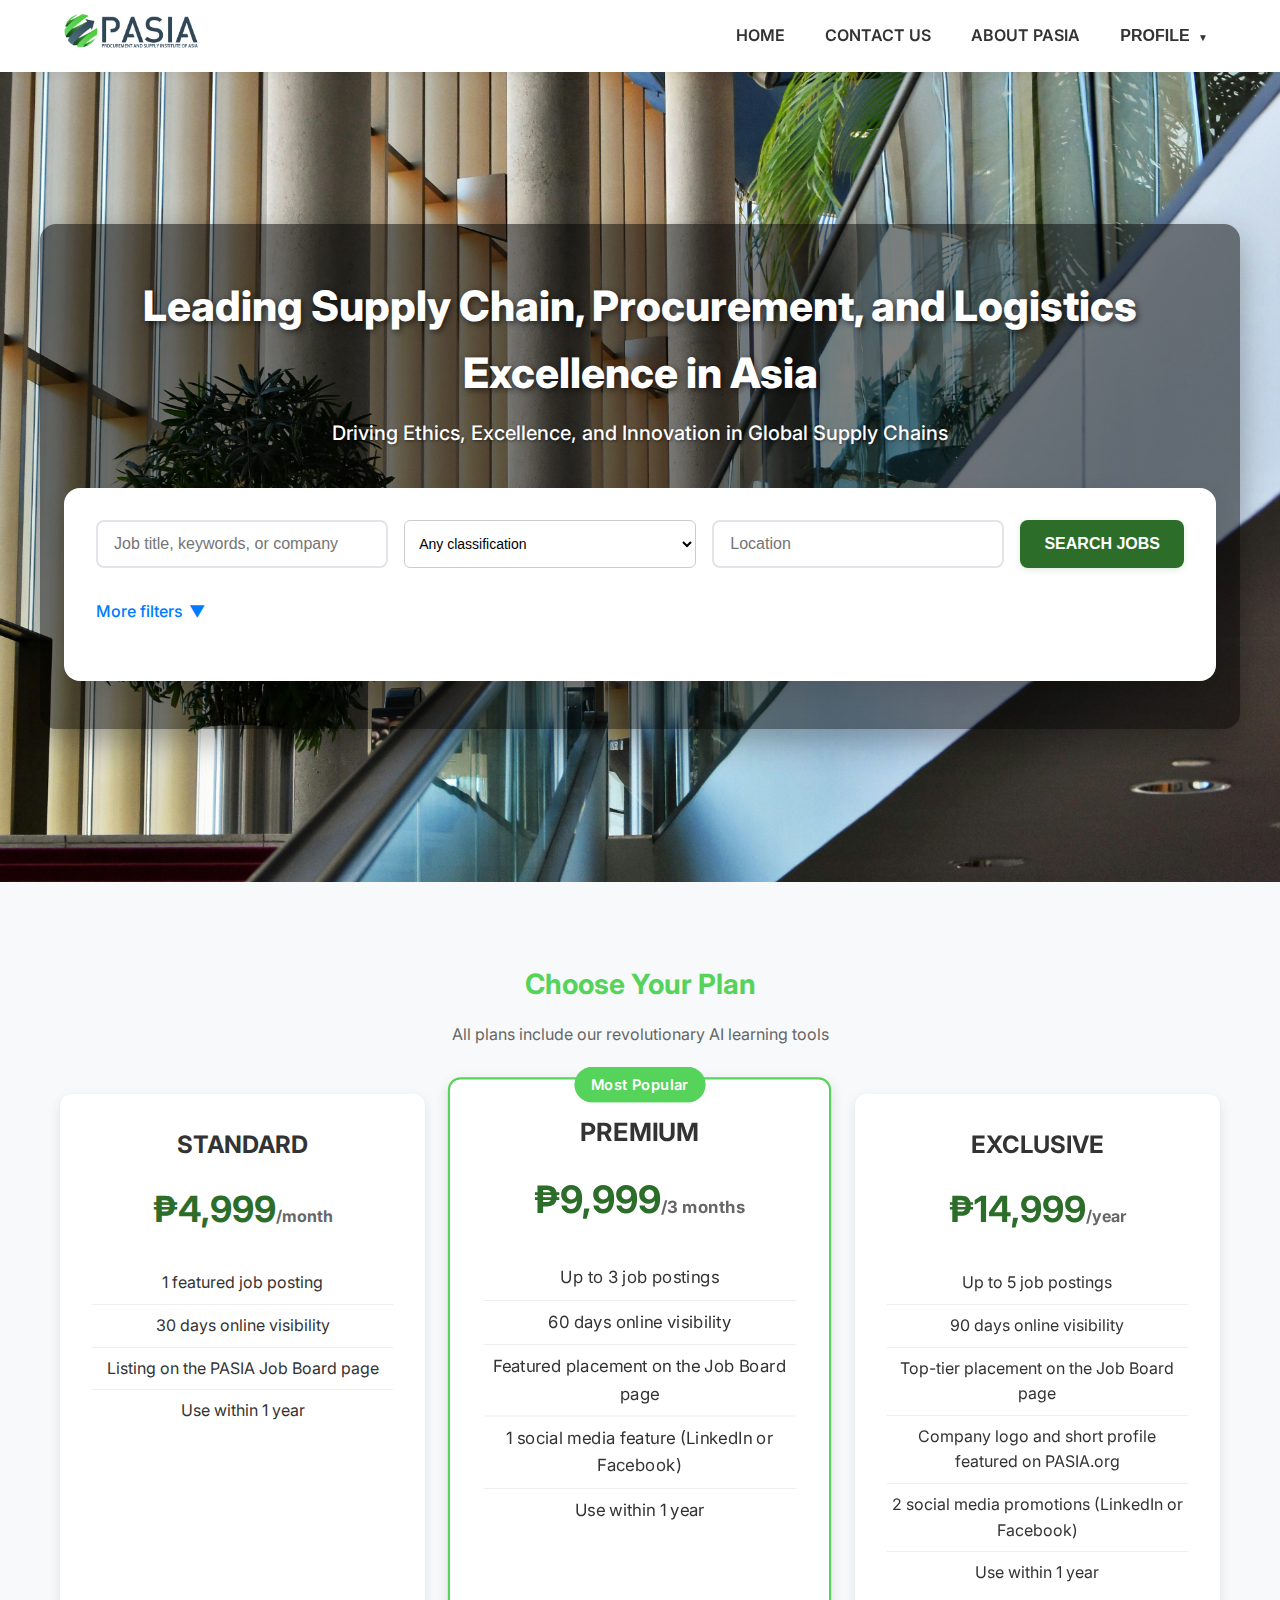
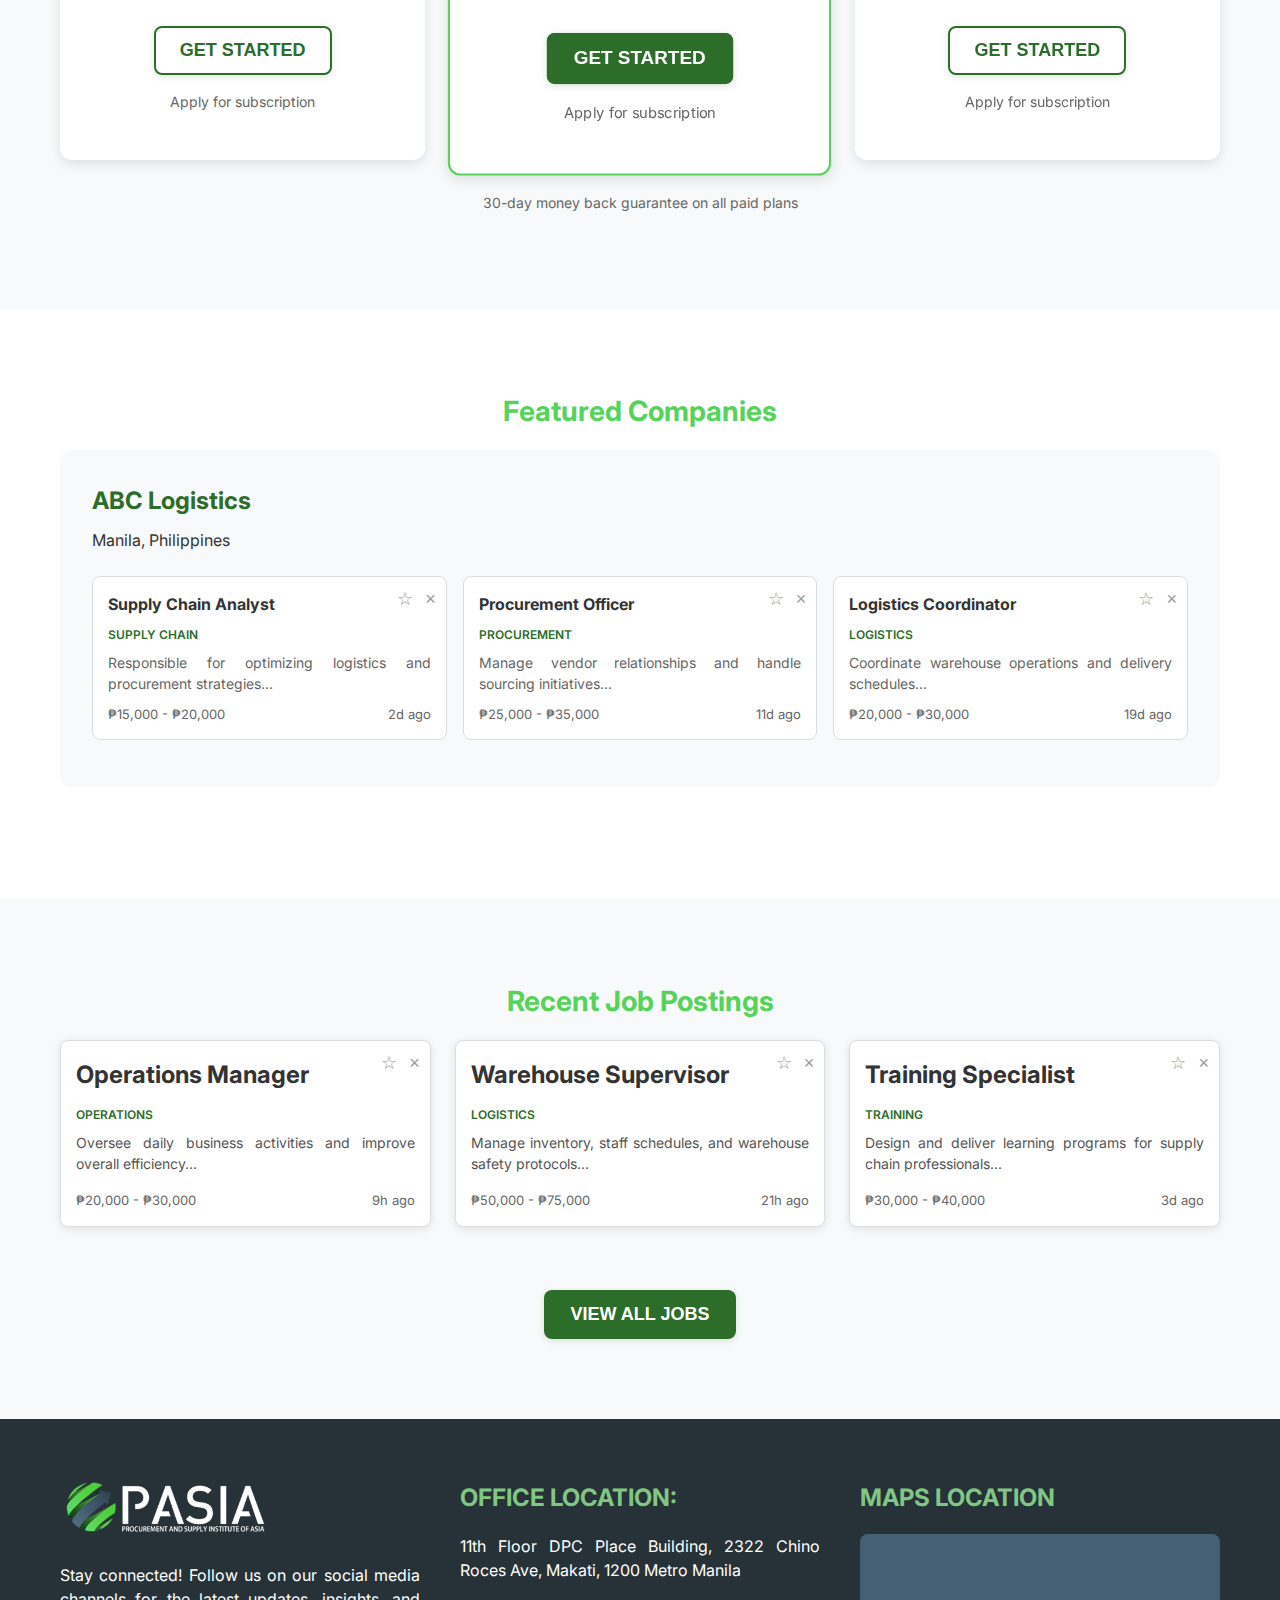
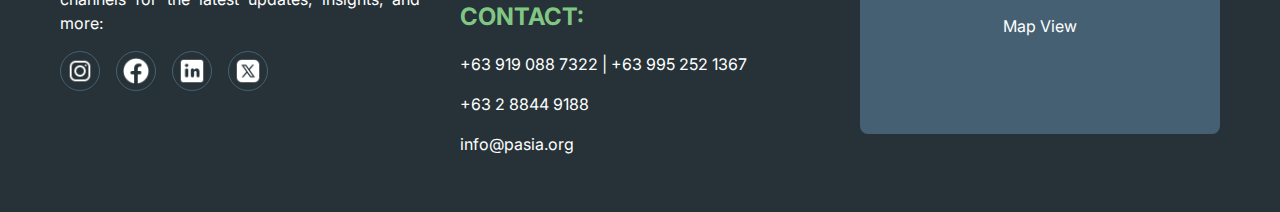
<file: templates/index.html>
<!DOCTYPE html>
<html lang="en">
<head>
  <meta charset="UTF-8" />
  <meta name="viewport" content="width=device-width, initial-scale=1.0" />
  <title>PASIA Job Board - Find Your Next Career Opportunity</title>
  <link rel="stylesheet" href="../static/css/styles.css" />
  <link rel="preconnect" href="https://fonts.googleapis.com" />
  <link rel="preconnect" href="https://fonts.gstatic.com" crossorigin />
  <link href="https://fonts.googleapis.com/css2?family=Inter:wght@400;500;600;700&display=swap" rel="stylesheet" />
</head>
<body>
  <nav class="navbar">
    <div class="nav-container">
        <div class="nav-left">
        <a href="index.html">
            <img src="../static/images/pasia-logo.png" alt="PASIA Logo" class="logo" />
        </a>
        </div>
        <div class="nav-right">
        <a href="index.html" class="nav-link">Home</a>

        <!-- <div class="dropdown">
            <button class="nav-link dropdown-toggle" aria-haspopup="true" aria-expanded="false">
            Solutions & Services
            </button>
            <div class="dropdown-menu" aria-label="submenu">
            <a href="#" class="dropdown-item">Consulting</a>
            <a href="#" class="dropdown-item">Training</a>
            <a href="#" class="dropdown-item">Services</a>
            <a href="#" class="dropdown-item">Technology</a>
            </div>
        </div> -->

        <a href="#" class="nav-link">Contact Us</a>
        <a href="#" class="nav-link">About PASIA</a>

        <div class="dropdown">
            <button class="nav-link dropdown-toggle" aria-haspopup="true" aria-expanded="false">
            Profile
            </button>
            <div class="dropdown-menu" aria-label="submenu">
            <a href="#" class="dropdown-item">Edit Profile</a>
            <a href="#" class="dropdown-item">Logout</a>
            </div>
        </div>

        </div>
    </div>
    </nav>

  <main>
    <section class="hero">
        <div class="hero-background">
            <img src="../static/images/hero-bg.jpg" alt="Office Building" class="hero-bg-image" />
        </div>
        <div class="hero-content">
            <h1 class="hero-title">Leading Supply Chain, Procurement, and Logistics Excellence in Asia</h1>
            <p class="hero-subtitle">Driving Ethics, Excellence, and Innovation in Global Supply Chains</p>

            <div class="search-container">
                <form class="job-search-form" method="GET" action="search_jobs.html">
                    <div class="search-inputs">

                        <!-- Search Bar -->
                        <input type="text" name="keyword" placeholder="Job title, keywords, or company" class="search-input" />

                        <!-- Classification -->
                        <select name="classification" class="search-select">
                            <option value="">Any classification</option>
                            <option value="Accounting">Accounting</option>
                            <option value="Administration & Office Support">Administration & Office Support</option>
                            <option value="Advertising, Arts & Media">Advertising, Arts & Media</option>
                            <option value="Banking & Financial Services">Banking & Financial Services</option>
                            <option value="Call Centre & Customer Service">Call Centre & Customer Service</option>
                            <option value="CEO & General Management">CEO & General Management</option>
                            <option value="Community Services & Development">Community Services & Development</option>
                            <option value="Construction">Construction</option>
                            <option value="Consulting & Strategy">Consulting & Strategy</option>
                            <option value="Design & Architecture">Design & Architecture</option>
                            <option value="Education & Training">Education & Training</option>
                            <option value="Engineering">Engineering</option>
                            <option value="Farming, Animals & Conservation">Farming, Animals & Conservation</option>
                            <option value="Government & Defense">Government & Defense</option>
                            <option value="Healthcare & Medical">Healthcare & Medical</option>
                            <option value="Hospitality & Tourism">Hospitality & Tourism</option>
                            <option value="Human Resources & Recruitment">Human Resources & Recruitment</option>
                            <option value="Information & Communication Technology">Information & Communication Technology</option>
                            <option value="Insurance & Superannuation">Insurance & Superannuation</option>
                            <option value="Legal">Legal</option>
                            <option value="Manufacturing, Transport & Logistics">Manufacturing, Transport & Logistics</option>
                            <option value="Marketing & Communications">Marketing & Communications</option>
                            <option value="Mining, Resources & Energy">Mining, Resources & Energy</option>
                            <option value="Real Estate & Property">Real Estate & Property</option>
                            <option value="Retail & Consumer Products">Retail & Consumer Products</option>
                            <option value="Sales">Sales</option>
                            <option value="Science & Technology">Science & Technology</option>
                            <option value="Self Employment">Self Employment</option>
                            <option value="Sport & Recreation">Sport & Recreation</option>
                            <option value="Trades & Services">Trades & Services</option>
                        </select>

                        <!-- Location -->
                        <input type="text" name="location" placeholder="Location" class="search-input" />

                        <!-- Search Button -->
                        <button type="submit" class="search-btn inline-search-btn">Search Jobs</button>

                        <!-- Toggle More Filters -->
                        <div id="toggle-filters" class="toggle-link" tabindex="0" role="button" aria-expanded="false">
                            <span class="toggle-text">More filters</span>
                            <span class="toggle-arrow">&#x25BC;</span> <!-- Downward arrow -->
                        </div>

                        <!-- Filter Dropdown -->
                        <div class="search-filters-wrapper">
                            <div class="search-filters">
                                <div class="filter-group">
                                    <label for="work_type">Work Type:</label>
                                    <select name="work_type" class="search-select">
                                        <option value="full-time">Full-time</option>
                                        <option value="part-time">Part-time</option>
                                        <option value="internship">Internship</option>
                                        <option value="freelance">Freelance</option>
                                    </select>
                                </div>

                                <div class="filter-group">
                                    <label for="date_posted">Posted:</label>
                                    <select name="date_posted" class="search-select">
                                        <option value="">Any time</option>
                                        <option value="today">Today</option>
                                        <option value="week">This week</option>
                                        <option value="month">This month</option>
                                    </select>
                                </div>

                                <div class="filter-group">
                                    <label for="salary_range">Salary Range:</label>
                                    <select name="salary_range" class="search-select">
                                        <option value="">Any salary</option>
                                        <option value="0-30000">₱0 - ₱30,000</option>
                                        <option value="30000-60000">₱30,000 - ₱60,000</option>
                                        <option value="60000-100000">₱60,000 - ₱100,000</option>
                                        <option value="100000+">₱100,000+</option>
                                    </select>
                                </div>
                            </div>
                        </div>
                     
                    </div>
                </form>                
            </div>
        </div>
    </section>

    <section class="services-section">
      <div class="container">
        <h2 class="section-title">Choose Your Plan</h2>
        <p class="section-subtitle">All plans include our revolutionary AI learning tools</p>

        <div class="pricing-cards">
          <div class="pricing-card">
            <h3>STANDARD</h3>
            <div class="price">₱4,999<span>/month</span></div>
            <ul class="features">
              <li>1 featured job posting</li>
              <li>30 days online visibility</li>
              <li>Listing on the PASIA Job Board page</li>
              <li>Use within 1 year</li>
            </ul>
            <div class="gs-button">
            <button class="btn btn-outline">Get Started</button>
            </div>
            <p class="apply-text">Apply for subscription</p>
          </div>

          <div class="pricing-card featured">
            <div class="popular-badge">Most Popular</div>
            <h3>PREMIUM</h3>
            <div class="price">₱9,999<span>/3 months</span></div>
            <ul class="features">
              <li>Up to 3 job postings</li>
              <li>60 days online visibility</li>
              <li>Featured placement on the Job Board page</li>
              <li>1 social media feature (LinkedIn or Facebook)</li>
              <li>Use within 1 year</li>
            </ul>
            <div class="gs-button">
                <button class="btn btn-primary">Get Started</button>
            </div>
            <p class="apply-text">Apply for subscription</p>
          </div>

          <div class="pricing-card">
            <h3>EXCLUSIVE</h3>
            <div class="price">₱14,999<span>/year</span></div>
            <ul class="features">
              <li>Up to 5 job postings</li>
              <li>90 days online visibility</li>
              <li>Top-tier placement on the Job Board page</li>
              <li>Company logo and short profile featured on PASIA.org</li>
              <li>2 social media promotions (LinkedIn or Facebook)</li>
              <li>Use within 1 year</li>
            </ul>
            <div class="gs-button">
                <button class="btn btn-outline">Get Started</button>
            </div>
            <p class="apply-text">Apply for subscription</p>
          </div>
        </div>

        <p class="guarantee-text">30-day money back guarantee on all paid plans</p>
      </div>
    </section>

    <section class="featured-companies">
      <div class="container">
        <h2 class="section-title">Featured Companies</h2>

        <!-- Static example company card -->
        <div class="company-showcase">
          <div class="company-header">
            <h3>ABC Logistics</h3>
            <p>Manila, Philippines</p>
          </div>
          <div class="company-jobs">
            <div class="job-card-mini">
                <div class="job-card-actions">
                    <button class="save-btn" title="Save">&#9734;</button> <!-- Bookmark icon (☆) -->
                    <button class="hide-btn" title="Hide">&times;</button> <!-- X icon -->
                </div>
                <h4>Supply Chain Analyst</h4>
                <p class="job-category">Supply Chain</p>
                <p class="job-description">Responsible for optimizing logistics and procurement strategies...</p>
                <div class="job-meta">
                    <span class="job-salary">₱15,000 - ₱20,000</span>
                    <span class="job-posted">2d ago</span>
                </div>
            </div>
            <div class="job-card-mini">
                <div class="job-card-actions">
                    <button class="save-btn" title="Save">&#9734;</button> <!-- Bookmark icon (☆) -->
                    <button class="hide-btn" title="Hide">&times;</button> <!-- X icon -->
                </div>
                <h4>Procurement Officer</h4>
                <p class="job-category">Procurement</p>
                <p class="job-description">Manage vendor relationships and handle sourcing initiatives...</p>
                <div class="job-meta">
                    <span class="job-salary">₱25,000 - ₱35,000</span>
                    <span class="job-posted">11d ago</span>
                </div>
            </div>
            <div class="job-card-mini">
                <div class="job-card-actions">
                    <button class="save-btn" title="Save">&#9734;</button> <!-- Bookmark icon (☆) -->
                    <button class="hide-btn" title="Hide">&times;</button> <!-- X icon -->
                </div>
                <h4>Logistics Coordinator</h4>
                <p class="job-category">Logistics</p>
                <p class="job-description">Coordinate warehouse operations and delivery schedules...</p>
                <div class="job-meta">
                    <span class="job-salary">₱20,000 - ₱30,000</span>
                    <span class="job-posted">19d ago</span>
                </div>
            </div>
          </div>
        </div>
      </div>
    </section>

    <section class="recent-jobs">
      <div class="container">
        <h2 class="section-title">Recent Job Postings</h2>
        <div class="job-grid">
          <div class="job-card">
            <div class="job-card-actions">
                <button class="save-btn" title="Save">&#9734;</button> <!-- Bookmark icon (☆) -->
                <button class="hide-btn" title="Hide">&times;</button> <!-- X icon -->
            </div>
            <h3>Operations Manager</h3>
            <p class="job-category">Operations</p>
            <p class="job-description">Oversee daily business activities and improve overall efficiency...</p>
            <div class="job-meta">
                <span class="job-salary">₱20,000 - ₱30,000</span>
                <span class="job-posted">9h ago</span>
            </div>
          </div>
          <div class="job-card">
            <div class="job-card-actions">
                <button class="save-btn" title="Save">&#9734;</button> <!-- Bookmark icon (☆) -->
                <button class="hide-btn" title="Hide">&times;</button> <!-- X icon -->
            </div>
            <h3>Warehouse Supervisor</h3>
            <p class="job-category">Logistics</p>
            <p class="job-description">Manage inventory, staff schedules, and warehouse safety protocols...</p>
            <div class="job-meta">
                <span class="job-salary">₱50,000 - ₱75,000</span>
                <span class="job-posted">21h ago</span>
            </div>
          </div>
          <div class="job-card">
            <div class="job-card-actions">
                <button class="save-btn" title="Save">&#9734;</button> <!-- Bookmark icon (☆) -->
                <button class="hide-btn" title="Hide">&times;</button> <!-- X icon -->
            </div>
            <h3>Training Specialist</h3>
            <p class="job-category">Training</p>
            <p class="job-description">Design and deliver learning programs for supply chain professionals...</p>
            <div class="job-meta">
                <span class="job-salary">₱30,000 - ₱40,000</span>
                <span class="job-posted">3d ago</span>
            </div>
          </div>
        </div>
        <div class="text-center">
          <button class="btn btn-primary" onclick="window.location.href='all_jobs.html'">View All Jobs</button>
        </div>
      </div>
    </section>
  </main>

  <footer class="footer">
    <div class="footer-container">
      <div class="footer-content">
        <div class="footer-section">
          <img src="../static/images/pasia-white.png" alt="PASIA" class="footer-logo" />
          <p>Stay connected! Follow us on our social media channels for the latest updates, insights, and more:</p>
          <div class="social-links">
            <a href="#" class="social-link"><img src="../static/images/instagram.png"></a>
            <a href="#" class="social-link"><img src="../static/images/facebook.png"></a>
            <a href="#" class="social-link"><img src="../static/images/linkedin.png"></a>
            <a href="#" class="social-link"><img src="../static/images/twitter.png"></a>
          </div>
        </div>
        <div class="footer-section">
          <h3>OFFICE LOCATION:</h3>
          <p>11th Floor DPC Place Building, 2322 Chino Roces Ave, Makati, 1200 Metro Manila</p>
          <h3>CONTACT:</h3>
          <p>+63 919 088 7322 | +63 995 252 1367</p>
          <p>+63 2 8844 9188</p>
          <p>info@pasia.org</p>
        </div>
        <div class="footer-section">
          <h3>MAPS LOCATION</h3>
          <div class="map-placeholder">
            <p>Map View</p>
          </div>
        </div>
      </div>
    </div>
  </footer>

  <script src="../static/js/scripts.js"></script>
</body>
</html>
</file>
<file: static/css/styles.css>
/* Reset and Base Styles */
* {
  margin: 0;
  padding: 0;
  box-sizing: border-box;
}

body {
  font-family: "Inter", Arial, sans-serif;
  line-height: 1.6;
  color: #333;
  background-color: #fff;
}

.container {
  max-width: 1200px;
  margin: 0 auto;
  padding: 0 20px;
}

/* Typography */
h1 {
  font-size: 32px;
  font-weight: 700;
  margin-bottom: 16px;
}

h2 {
  font-size: 28px;
  font-weight: 700;
  margin-bottom: 16px;
}

h3 {
  font-size: 24px;
  font-weight: 700;
  margin-bottom: 12px;
}

.subheading {
  font-size: 20px;
  font-weight: 500;
  font-style: italic;
  margin-bottom: 12px;
}

p {
  font-size: 16px;
  line-height: 1.5;
  margin-bottom: 16px;
  text-align: justify;
}

a {
  color: #007bff;
  text-decoration: underline;
  font-size: 16px;
}

a:hover {
  color: #0056b3;
}

/* Navigation */
.navbar {
  background: #fff;
  box-shadow: 0 2px 4px rgba(0, 0, 0, 0.1);
  position: sticky;
  top: 0;
  z-index: 1000;
}

.nav-container {
  display: flex;
  justify-content: space-between;
  align-items: center;
  padding: 12px 20px;
  max-width: 1200px;
  margin: 0 auto;
  flex-wrap: wrap;
}

.logo {
  height: 40px;
  width: auto;
}

.nav-right {
  display: flex;
  align-items: center;
  gap: 16px;
  flex-wrap: wrap;
}

.nav-link,
.dropdown-toggle {
  font-size: 16px;
  font-weight: 600;
  text-transform: uppercase;
  text-decoration: none;
  color: #333;
  padding: 8px 12px;
  background: none;
  border: none;
  cursor: pointer;
  transition: color 0.3s ease;
}

.nav-link:hover,
.dropdown-toggle:hover {
  color: #2d6d2a;
}

.dropdown {
  position: relative;
}

.dropdown-toggle::after {
  content: " ▼";
  font-size: 10px;
  margin-left: 4px;
}

.dropdown-menu {
  position: absolute;
  top: 100%;
  left: 0;
  background: #fff;
  box-shadow: 0 4px 8px rgba(0, 0, 0, 0.1);
  border-radius: 4px;
  min-width: 200px;
  opacity: 0;
  visibility: hidden;
  transform: translateY(-10px);
  transition: all 0.3s ease;
  z-index: 999;
}

.dropdown:hover .dropdown-menu {
  opacity: 1;
  visibility: visible;
  transform: translateY(0);
}

.dropdown-item {
  display: block;
  padding: 12px 16px;
  color: #333;
  text-decoration: none;
  font-size: 14px;
  font-weight: 400;
}

.dropdown-item:hover {
  background: #f8f9fa;
  color: #2d6d2a;
}

/* Hero Section */
.hero {
  position: relative;
  min-height: 90vh;
  display: flex;
  align-items: center;
  justify-content: center;
  overflow: hidden;
  padding: 40px 20px;
}

.hero-background {
  position: absolute;
  top: 0;
  left: 0;
  width: 100%;
  height: 100%;
  z-index: -1;
}

.hero-bg-image {
  width: 100%;
  height: 100%;
  object-fit: cover;
}

.hero-content {
  text-align: center;
  color: #fff;
  max-width: 1200px;
  padding: 48px 24px;
  background: rgba(0, 0, 0, 0.5);
  border-radius: 16px;
  box-shadow: 0 12px 32px rgba(0, 0, 0, 0.3);
}

.hero-title {
  font-size: 42px;
  font-weight: 800;
  margin-bottom: 12px;
  text-shadow: 2px 2px 6px rgba(0, 0, 0, 0.6);
}

.hero-subtitle {
  font-size: 20px;
  font-weight: 500;
  text-align: center;
  margin-bottom: 36px;
  text-shadow: 1px 1px 3px rgba(0, 0, 0, 0.5);
}

/* Search Container */
.search-container {
  background: #fff;
  padding: 32px;
  border-radius: 16px;
  box-shadow: 0 12px 24px rgba(0, 0, 0, 0.1);
  margin-top: 40px;
  text-align: left;
}

.job-search-form {
  margin-bottom: 24px;
}

.search-inputs {
  display: flex;
  flex-wrap: wrap;
  gap: 16px;
  margin-bottom: 20px;
}

.search-input,
.search-select {
  flex: 1 1 25%;
  padding: 12px 16px;
  border: 2px solid #e1e5e9;
  border-radius: 8px;
  font-size: 16px;
  transition: border-color 0.3s ease;
  min-width: 200px;
}

.search-input:focus,
.search-select:focus {
  outline: none;
  border-color: #2d6d2a;
}

.search-button-wrapper {
  display: flex;
  justify-content: center;
}

.search-btn {
  background: #2d6d2a;
  color: #fff;
  border: none;
  padding: 14px 32px;
  border-radius: 8px;
  font-size: 16px;
  font-weight: 700;
  text-transform: uppercase;
  cursor: pointer;
  transition: background-color 0.3s ease;
}

.search-btn:hover {
  background: #1e4a1c;
}

.inline-search-btn {
  flex: 0 0 auto; /* prevent it from stretching */
  padding: 12px 24px;
  height: 48px;
  align-self: stretch;
  border-radius: 8px;
  background-color: #2d6d2a;
  color: #fff;
  font-weight: bold;
  border: none;
  cursor: pointer;
  transition: background-color 0.3s ease;
  white-space: nowrap;
}

.inline-search-btn:hover {
  background-color: #1e4a1c;
}

/* Filters */
.search-filters {
  display: flex;
  flex-wrap: wrap;
  justify-content: flex-end;
  gap: 24px;
  margin-top: 20px;
}

.filter-group {
  display: flex;
  flex-direction: column;
  gap: 8px;
  flex: 1 1 200px;
}

.filter-group label {
  font-weight: 600;
  color: #333;
}

.filter-group input[type="checkbox"] {
  margin-right: 6px;
}

/* Responsive Design */
@media (max-width: 768px) {
  .hero-title {
    font-size: 32px;
  }

  .hero-subtitle {
    font-size: 18px;
  }

  .search-inputs {
    flex-direction: column;
  }

  .search-button-wrapper {
    justify-content: center;
  }

  .search-btn {
    width: 100%;
  }

  .filter-group {
    flex: 1 1 100%;
  }
}

/* Buttons */
.btn {
  display: inline-block;
  padding: 12px 24px;
  border-radius: 8px;
  font-size: 18px;
  font-weight: 700;
  text-transform: uppercase;
  text-decoration: none;
  text-align: center;
  cursor: pointer;
  transition: all 0.3s ease;
  border: 2px solid transparent;
}

.btn-primary {
  background: #2d6d2a;
  color: #fff;
}

.btn-primary:hover {
  background: #1e4a1c;
  transform: translateY(-2px);
}

.btn-outline {
  background: transparent;
  color: #2d6d2a;
  border-color: #2d6d2a;
}

.btn-outline:hover {
  background: #2d6d2a;
  color: #fff;
  transform: translateY(-2px);
}

.btn-large {
  padding: 16px 32px;
  font-size: 20px;
}

.btn-small {
  padding: 8px 16px;
  font-size: 14px;
}

.btn-full {
  width: 100%;
}

/* Services/Pricing Section */
.services-section {
  padding: 80px 0;
  background: #f8f9fa;
}

.section-title {
  text-align: center;
  color: #56d35a;
  margin-bottom: 16px;
}

.section-subtitle {
  text-align: center;
  color: #666;
  margin-bottom: 48px;
}

/* Layout container for all cards */
.pricing-cards {
  display: grid;
  grid-template-columns: repeat(auto-fit, minmax(300px, 1fr));
  gap: 32px;
  margin-bottom: 32px;
}

/* Individual card */
.pricing-card {
  background: #fff;
  border-radius: 12px;
  padding: 32px;
  text-align: center;
  box-shadow: 0 4px 12px rgba(0, 0, 0, 0.1);
  position: relative;
  transition: transform 0.3s ease;

  display: flex;
  flex-direction: column; /* makes the "Get Started" part push to bottom */
}

/* Ensure "Get Started" section stays at the bottom */
.gs-button {
  margin-top: auto;
  display: flex;
  flex-direction: column;
  align-items: center;
  gap: 8px;
}

/* Optional hover styling */
.pricing-card:hover {
  transform: translateY(-4px);
}

.pricing-card.featured {
  border: 2px solid #56d35a;
  transform: scale(1.05);
}

.popular-badge {
  position: absolute;
  top: -12px;
  left: 50%;
  transform: translateX(-50%);
  background: #56d35a;
  color: #fff;
  padding: 6px 16px;
  border-radius: 20px;
  font-size: 14px;
  font-weight: 600;
}

.pricing-card h3 {
  font-size: 24px;
  margin-bottom: 16px;
}

.price {
  font-size: 36px;
  font-weight: 700;
  color: #2d6d2a;
  margin-bottom: 24px;
}

.price span {
  font-size: 16px;
  color: #666;
}

.features {
  list-style: none;
  margin-bottom: 32px;
}

.features li {
  padding: 8px 0;
  border-bottom: 1px solid #eee;
}

.features li:last-child {
  border-bottom: none;
}

.apply-text {
  font-size: 14px;
  color: #666;
  margin-top: 16px;
  text-align: center;
}

.guarantee-text {
  text-align: center;
  color: #666;
  font-size: 14px;
}

/* Job Cards */
.job-grid {
  display: grid;
  grid-template-columns: repeat(auto-fill, minmax(350px, 1fr));
  gap: 24px;
  margin-bottom: 48px;
}

.job-card {
  background: #fff;
  border-radius: 12px;
  padding: 24px;
  box-shadow: 0 2px 8px rgba(0, 0, 0, 0.1);
  cursor: pointer;
  transition: all 0.3s ease;
  border: 1px solid #e1e5e9;
}

.job-card:hover {
  transform: translateY(-4px);
  box-shadow: 0 8px 24px rgba(0, 0, 0, 0.15);
}

.job-card-header {
  display: flex;
  justify-content: space-between;
  align-items: flex-start;
  margin-bottom: 16px;
}

.job-title {
  font-size: 20px;
  font-weight: 600;
  color: #333;
  margin-bottom: 8px;
}

.job-badges {
  display: flex;
  gap: 8px;
  flex-wrap: wrap;
}

.badge {
  padding: 4px 12px;
  border-radius: 20px;
  font-size: 12px;
  font-weight: 600;
  text-transform: uppercase;
}

.badge-work-type {
  background: #e3f2fd;
  color: #1976d2;
}

.badge-category {
  background: #f3e5f5;
  color: #7b1fa2;
}

.badge-remote {
  background: #e8f5e8;
  color: #2e7d32;
}

.company-name {
  font-size: 18px;
  font-weight: 600;
  color: #2d6d2a;
  margin-bottom: 4px;
}

.job-location {
  color: #666;
  font-size: 14px;
  margin-bottom: 12px;
}

.job-description {
  color: #555;
  font-size: 14px;
  line-height: 1.5;
  margin-bottom: 16px;
}

.salary-range {
  font-weight: 600;
  color: #2d6d2a;
  margin-bottom: 16px;
}

.job-card-footer {
  display: flex;
  justify-content: space-between;
  align-items: center;
  padding-top: 16px;
  border-top: 1px solid #eee;
}

.posted-time {
  color: #666;
  font-size: 12px;
}

.featured-tag {
  background: #ff9800;
  color: #fff;
  padding: 4px 8px;
  border-radius: 4px;
  font-size: 10px;
  font-weight: 600;
  text-transform: uppercase;
}

/* Job Detail Page */
.job-detail-container {
  max-width: 1000px;
  margin: 0 auto;
  padding: 40px 20px;
}

.job-detail-header {
  display: flex;
  justify-content: space-between;
  align-items: flex-start;
  margin-bottom: 40px;
  padding-bottom: 24px;
  border-bottom: 2px solid #eee;
}

.job-header-content .job-title {
  font-size: 36px;
  margin-bottom: 16px;
}

.job-meta .company-name {
  font-size: 24px;
  margin-bottom: 8px;
}

.job-actions {
  display: flex;
  gap: 16px;
}

.job-detail-content {
  display: grid;
  grid-template-columns: 2fr 1fr;
  gap: 40px;
}

.job-section {
  margin-bottom: 32px;
}

.job-section h3 {
  color: #2d6d2a;
  border-bottom: 2px solid #56d35a;
  padding-bottom: 8px;
  margin-bottom: 16px;
}

.job-info-card,
.company-info-card {
  background: #f8f9fa;
  padding: 24px;
  border-radius: 12px;
  margin-bottom: 24px;
}

.job-info-item {
  display: flex;
  justify-content: space-between;
  padding: 8px 0;
  border-bottom: 1px solid #dee2e6;
}

.job-info-item:last-child {
  border-bottom: none;
}

.company-logo {
  max-width: 100px;
  height: auto;
  margin-bottom: 16px;
}

.company-website {
  display: inline-block;
  margin-top: 16px;
}

/* Forms */
.form-group {
  margin-bottom: 24px;
}

.form-row {
  display: grid;
  grid-template-columns: 1fr 1fr;
  gap: 16px;
}

.form-group label {
  display: block;
  font-weight: 600;
  margin-bottom: 8px;
  color: #333;
}

.form-input,
.form-select,
.form-textarea {
  width: 100%;
  padding: 12px 16px;
  border: 2px solid #e1e5e9;
  border-radius: 8px;
  font-size: 16px;
  font-family: inherit;
  transition: border-color 0.3s ease;
}

.form-input:focus,
.form-select:focus,
.form-textarea:focus {
  outline: none;
  border-color: #2d6d2a;
}

.form-textarea {
  resize: vertical;
  min-height: 120px;
}

.form-help {
  display: block;
  font-size: 14px;
  color: #666;
  margin-top: 4px;
}

/* Authentication Pages */
.auth-container {
  min-height: 80vh;
  display: flex;
  align-items: center;
  justify-content: center;
  padding: 40px 20px;
  background: #f8f9fa;
}

.auth-card {
  background: #fff;
  padding: 48px;
  border-radius: 12px;
  box-shadow: 0 8px 24px rgba(0, 0, 0, 0.1);
  width: 100%;
  max-width: 480px;
}

.auth-header {
  text-align: center;
  margin-bottom: 32px;
}

.auth-header h1 {
  color: #2d6d2a;
  margin-bottom: 8px;
}

.auth-header p {
  color: #666;
  margin-bottom: 0;
}

.auth-form {
  margin-bottom: 32px;
}

.form-options {
  display: flex;
  justify-content: space-between;
  align-items: center;
  margin-bottom: 24px;
}

.checkbox-label {
  display: flex;
  align-items: center;
  cursor: pointer;
  font-size: 14px;
}

.checkbox-label input[type="checkbox"] {
  margin-right: 8px;
}

.forgot-link {
  font-size: 14px;
  color: #2d6d2a;
}

.auth-divider {
  text-align: center;
  margin: 24px 0;
  position: relative;
}

.auth-divider::before {
  content: "";
  position: absolute;
  top: 50%;
  left: 0;
  right: 0;
  height: 1px;
  background: #e1e5e9;
}

.auth-divider span {
  background: #fff;
  padding: 0 16px;
  color: #666;
  font-size: 14px;
}

.social-auth {
  display: flex;
  flex-direction: column;
  gap: 12px;
  margin-bottom: 24px;
}

.btn-social {
  display: flex;
  align-items: center;
  justify-content: center;
  gap: 12px;
  padding: 12px 16px;
  border: 2px solid #e1e5e9;
  background: #fff;
  color: #333;
  text-transform: none;
  font-weight: 500;
  opacity: 0.6;
  cursor: not-allowed;
}

.btn-social small {
  font-size: 12px;
  color: #666;
}

.auth-footer {
  text-align: center;
}

.auth-footer p {
  margin: 0;
  font-size: 14px;
  color: #666;
}

.auth-footer a {
  color: #2d6d2a;
  font-weight: 600;
}

/* Profile Page */
.profile-container {
  max-width: 1000px;
  margin: 0 auto;
  padding: 40px 20px;
}

.profile-header {
  display: flex;
  align-items: center;
  gap: 24px;
  margin-bottom: 40px;
  padding-bottom: 24px;
  border-bottom: 2px solid #eee;
}

.profile-avatar {
  flex-shrink: 0;
}

.avatar-image {
  width: 120px;
  height: 120px;
  border-radius: 50%;
  object-fit: cover;
}

.avatar-placeholder {
  width: 120px;
  height: 120px;
  border-radius: 50%;
  background: #2d6d2a;
  color: #fff;
  display: flex;
  align-items: center;
  justify-content: center;
  font-size: 36px;
  font-weight: 700;
}

.profile-info {
  flex-grow: 1;
}

.profile-info h1 {
  margin-bottom: 8px;
}

.profile-title {
  font-size: 18px;
  font-weight: 600;
  color: #2d6d2a;
  margin-bottom: 4px;
}

.profile-location {
  color: #666;
  margin-bottom: 0;
}

.profile-actions {
  display: flex;
  gap: 12px;
}

.profile-content {
  display: grid;
  grid-template-columns: 2fr 1fr;
  gap: 40px;
}

.profile-section {
  margin-bottom: 40px;
}

.profile-section h2 {
  color: #2d6d2a;
  border-bottom: 2px solid #56d35a;
  padding-bottom: 8px;
  margin-bottom: 24px;
}

.experience-item,
.education-item {
  padding: 20px 0;
  border-bottom: 1px solid #eee;
}

.experience-item:last-child,
.education-item:last-child {
  border-bottom: none;
}

.experience-header,
.education-header {
  display: flex;
  justify-content: space-between;
  align-items: flex-start;
  margin-bottom: 8px;
}

.experience-header h3,
.education-header h3 {
  margin-bottom: 4px;
}

.experience-duration,
.education-year {
  font-size: 14px;
  color: #666;
  font-weight: 500;
}

.experience-item h4,
.education-item h4 {
  color: #2d6d2a;
  font-size: 16px;
  margin-bottom: 8px;
}

.skills-container {
  display: flex;
  flex-wrap: wrap;
  gap: 8px;
  margin-bottom: 16px;
}

.skill-tag {
  background: #e8f5e8;
  color: #2d6d2a;
  padding: 6px 12px;
  border-radius: 20px;
  font-size: 14px;
  font-weight: 500;
}

.empty-state {
  color: #666;
  font-style: italic;
  margin-bottom: 16px;
}

.profile-card {
  background: #f8f9fa;
  padding: 24px;
  border-radius: 12px;
  margin-bottom: 24px;
}

.profile-card h3 {
  color: #2d6d2a;
  margin-bottom: 16px;
}

.contact-item,
.preference-item {
  display: flex;
  justify-content: space-between;
  padding: 8px 0;
  border-bottom: 1px solid #dee2e6;
}

.contact-item:last-child,
.preference-item:last-child {
  border-bottom: none;
}

.language-item {
  display: flex;
  justify-content: space-between;
  padding: 8px 0;
  border-bottom: 1px solid #dee2e6;
}

.language-item:last-child {
  border-bottom: none;
}

.language-level {
  font-size: 14px;
  color: #666;
}

/* Company Registration */
.company-register-container,
.post-job-container {
  max-width: 800px;
  margin: 0 auto;
  padding: 40px 20px;
}

.register-header,
.post-job-header {
  text-align: center;
  margin-bottom: 48px;
}

.register-header h1,
.post-job-header h1 {
  color: #2d6d2a;
  margin-bottom: 16px;
}

.form-section {
  margin-bottom: 48px;
  padding-bottom: 32px;
  border-bottom: 1px solid #eee;
}

.form-section:last-child {
  border-bottom: none;
}

.form-section h2 {
  color: #2d6d2a;
  margin-bottom: 24px;
}

.posting-options {
  display: grid;
  grid-template-columns: repeat(auto-fit, minmax(280px, 1fr));
  gap: 24px;
}

.option-card {
  position: relative;
}

.option-card input[type="radio"] {
  position: absolute;
  opacity: 0;
}

.option-label {
  display: block;
  background: #fff;
  border: 2px solid #e1e5e9;
  border-radius: 12px;
  padding: 24px;
  cursor: pointer;
  transition: all 0.3s ease;
}

.option-card input[type="radio"]:checked + .option-label {
  border-color: #2d6d2a;
  background: #f8fff8;
}

.option-card.featured .option-label {
  border-color: #56d35a;
}

.option-header {
  display: flex;
  justify-content: space-between;
  align-items: flex-start;
  margin-bottom: 16px;
  position: relative;
}

.option-header .popular-badge {
  position: absolute;
  top: -12px;
  right: -12px;
  background: #56d35a;
  color: #fff;
  padding: 4px 8px;
  border-radius: 12px;
  font-size: 12px;
  font-weight: 600;
}

.option-features {
  list-style: none;
}

.option-features li {
  padding: 6px 0;
  font-size: 14px;
  color: #555;
}

.option-features li::before {
  content: "✓";
  color: #2d6d2a;
  font-weight: bold;
  margin-right: 8px;
}

.form-actions {
  text-align: center;
  padding-top: 32px;
}

.form-note {
  margin-top: 16px;
  font-size: 14px;
  color: #666;
}

/* Featured Companies */
.featured-companies {
  padding: 80px 0;
  background: #fff;
}

.company-showcase {
  background: #f8f9fa;
  border-radius: 12px;
  padding: 32px;
  margin-bottom: 32px;
}

.company-header {
  margin-bottom: 24px;
  
}

.company-header h3 {
  color: #2d6d2a;
  margin-bottom: 8px;
}

.company-jobs {
  display: grid;
  grid-template-columns: repeat(auto-fit, minmax(250px, 1fr));
  gap: 16px;
}

.job-card-mini {
  background: #fff;
  padding: 16px;
  border-radius: 8px;
  border: 1px solid #e1e5e9;
}

.job-card-mini h4 {
  font-size: 16px;
  margin-bottom: 8px;
  color: #333;
}

.job-category {
  font-size: 12px;
  color: #2d6d2a;
  font-weight: 600;
  text-transform: uppercase;
  margin-bottom: 8px;
}

.job-card-mini .job-description {
  font-size: 14px;
  color: #666;
  margin-bottom: 0;
}

/* Recent Jobs */
.recent-jobs {
  padding: 80px 0;
  background: #f8f9fa;
}

.text-center {
  text-align: center;
}

/* Footer */
.footer {
  background: #304757;
  color: #fff;
  padding: 60px 0 40px;
}

.footer-container {
  max-width: 1200px;
  margin: 0 auto;
  padding: 0 20px;
}

.footer-content {
  display: grid;
  grid-template-columns: 1fr 1fr 1fr;
  gap: 40px;
}

.footer-section h3 {
  color: #56d35a;
  margin-bottom: 16px;
}

.footer-logo {
  height: 60px;
  width: auto;
  margin-bottom: 16px;
}

.social-links {
  display: flex;
  gap: 16px;
  margin-top: 16px;
}

.social-link {
  color: #fff;
  text-decoration: none;
  padding: 8px 12px;
  border: 1px solid #466073;
  border-radius: 4px;
  transition: all 0.3s ease;
}

.social-link:hover {
  background: #466073;
  color: #56d35a;
}

.map-placeholder {
  background: #466073;
  height: 200px;
  border-radius: 8px;
  display: flex;
  align-items: center;
  justify-content: center;
  color: #fff;
}

/* Responsive Design */
@media (max-width: 768px) {
  .nav-container {
    flex-direction: column;
    gap: 16px;
  }

  .nav-right {
    flex-wrap: wrap;
    justify-content: center;
    gap: 16px;
  }

  .hero-title {
    font-size: 32px;
  }

  .hero-subtitle {
    font-size: 18px;
  }

  .search-inputs {
    grid-template-columns: 1fr;
  }

  .search-filters {
    flex-direction: column;
    gap: 16px;
  }

  .pricing-cards {
    grid-template-columns: 1fr;
  }

  .job-detail-content {
    grid-template-columns: 1fr;
  }

  .profile-header {
    flex-direction: column;
    text-align: center;
  }

  .profile-content {
    grid-template-columns: 1fr;
  }

  .footer-content {
    grid-template-columns: 1fr;
    gap: 32px;
  }

  .form-row {
    grid-template-columns: 1fr;
  }

  .posting-options {
    grid-template-columns: 1fr;
  }
}

@media (max-width: 480px) {
  .container {
    padding: 0 16px;
  }

  .hero-content {
    padding: 24px 16px;
  }

  .search-container {
    padding: 24px 16px;
  }

  .auth-card {
    padding: 32px 24px;
  }

  .job-card {
    padding: 16px;
  }

  .profile-container,
  .company-register-container,
  .post-job-container {
    padding: 24px 16px;
  }
}

/* Utility Classes */
.text-center {
  text-align: center;
}

.text-left {
  text-align: left;
}

.text-right {
  text-align: right;
}

.mb-0 {
  margin-bottom: 0;
}
.mb-1 {
  margin-bottom: 8px;
}
.mb-2 {
  margin-bottom: 16px;
}
.mb-3 {
  margin-bottom: 24px;
}
.mb-4 {
  margin-bottom: 32px;
}

.mt-0 {
  margin-top: 0;
}
.mt-1 {
  margin-top: 8px;
}
.mt-2 {
  margin-top: 16px;
}
.mt-3 {
  margin-top: 24px;
}
.mt-4 {
  margin-top: 32px;
}

.d-none {
  display: none;
}
.d-block {
  display: block;
}
.d-flex {
  display: flex;
}
.d-grid {
  display: grid;
}

/* Loading States */
.loading {
  opacity: 0.6;
  pointer-events: none;
}

.spinner {
  border: 2px solid #f3f3f3;
  border-top: 2px solid #2d6d2a;
  border-radius: 50%;
  width: 20px;
  height: 20px;
  animation: spin 1s linear infinite;
  display: inline-block;
  margin-right: 8px;
}

@keyframes spin {
  0% {
    transform: rotate(0deg);
  }
  100% {
    transform: rotate(360deg);
  }
}

/* Animations */
@keyframes fadeIn {
  from {
    opacity: 0;
    transform: translateY(20px);
  }
  to {
    opacity: 1;
    transform: translateY(0);
  }
}

.fade-in {
  animation: fadeIn 0.5s ease-out;
}

/* Print Styles */
@media print {
  .navbar,
  .footer,
  .btn,
  .search-container {
    display: none;
  }

  body {
    font-size: 12px;
    line-height: 1.4;
  }

  .container {
    max-width: none;
    padding: 0;
  }
}

/* Button Enhancements */
.btn,
.search-btn {
  transition: background-color 0.3s ease, transform 0.2s ease, box-shadow 0.2s ease;
  box-shadow: 0 2px 6px rgba(45, 109, 42, 0.15);
}

.btn:hover,
.search-btn:hover {
  box-shadow: 0 6px 12px rgba(30, 74, 28, 0.2);
  transform: translateY(-3px);
}

/* Card Hover Transitions */
.job-card,
.pricing-card,
.profile-card {
  transition: all 0.3s ease, box-shadow 0.3s ease;
}

.job-card:hover,
.pricing-card:hover,
.profile-card:hover {
  box-shadow: 0 8px 20px rgba(0, 0, 0, 0.12);
  transform: translateY(-5px);
}

/* Navbar Shadow Improvement */
.navbar {
  background: #fff;
  box-shadow: 0 2px 8px rgba(0, 0, 0, 0.06);
}

/* Link Styling Enhancement */
a {
  transition: color 0.2s ease;
}

/* Search Form Responsive Fix */
@media (max-width: 992px) {
  .search-inputs {
    grid-template-columns: 1fr;
  }
}

/* Footer Polishing */
.footer {
  background: #263238;
}

.footer-section h3 {
  color: #81c784;
}

.social-link {
  border-radius: 50%;
  width: 40px;
  height: 40px;
  padding: 10px;
  text-align: center;
  display: flex;
  justify-content: center;
  align-items: center;
}

/* Better focus style for inputs */
input:focus,
select:focus,
textarea:focus {
  box-shadow: 0 0 0 3px rgba(45, 109, 42, 0.15);
}

.social-link img {
  width: 30px;
  height: 30px;
}

/* More filters > */
/* Toggle Link Styling */
/* Toggle Container */
.toggle-link {
    display: inline-flex;
    align-items: center;
    cursor: pointer;
    font-weight: 500;
    font-size: 16px;
    color: #007BFF;
    margin-top: 15px;
    user-select: none;
    transition: color 0.3s ease;
}

.toggle-link:hover {
    color: #0056b3;
    text-decoration: underline;
}

.toggle-arrow {
    display: inline-block;
    margin-left: 6px;
    transition: transform 0.3s ease;
}

/* When open, rotate arrow up */
.toggle-link.open .toggle-arrow {
    transform: rotate(180deg);
}

/* Filter Dropdown Container */
.search-filters-wrapper {
    max-height: 0;
    overflow: hidden;
    transition: max-height 0.5s ease;
}

/* Open State Class */
.search-filters-wrapper.open {
    max-height: 500px; /* or large enough to show full content */
}

/* Filter Section Styling */
.search-filters {
    background-color: #f9f9f9;
    border: 1px solid #ddd;
    border-radius: 8px;
    padding: 16px;
    margin-top: 10px;
    box-shadow: 0 4px 12px rgba(0, 0, 0, 0.05);
}

/* Group Styling */
.filter-group {
    margin-bottom: 12px;
}

.filter-group label {
    display: block;
    font-weight: 600;
    margin-bottom: 6px;
    color: #333;
}

.search-select {
    width: 100%;
    padding: 8px 10px;
    font-size: 14px;
    border: 1px solid #ccc;
    border-radius: 6px;
    background-color: #fff;
}

/* JOB CARD */
.job-card, .job-card-mini {
  position: relative;
  border: 1px solid #ddd;
  padding: 15px;
  border-radius: 8px;
  background-color: #fff;
  margin-bottom: 15px;
}

.job-card-actions {
  position: absolute;
  top: 10px;
  right: 10px;
}

.save-btn, .hide-btn {
  background: none;
  border: none;
  font-size: 18px;
  margin-left: 8px;
  cursor: pointer;
  color: #999;
  transition: color 0.3s ease;
}

.save-btn:hover, .hide-btn:hover {
  color: #007BFF;
}

.save-btn.saved {
  color: #007BFF;
  content: "★"; /* filled star */
}

.job-meta {
  display: flex;
  justify-content: space-between;
  margin-top: 10px;
  font-size: 13px;
  color: #666;
}

.job-salary::before {
  content: "";
}

.job-posted::before {
  content: "";
}

/* GET STARTED BUTTON */
</file>
